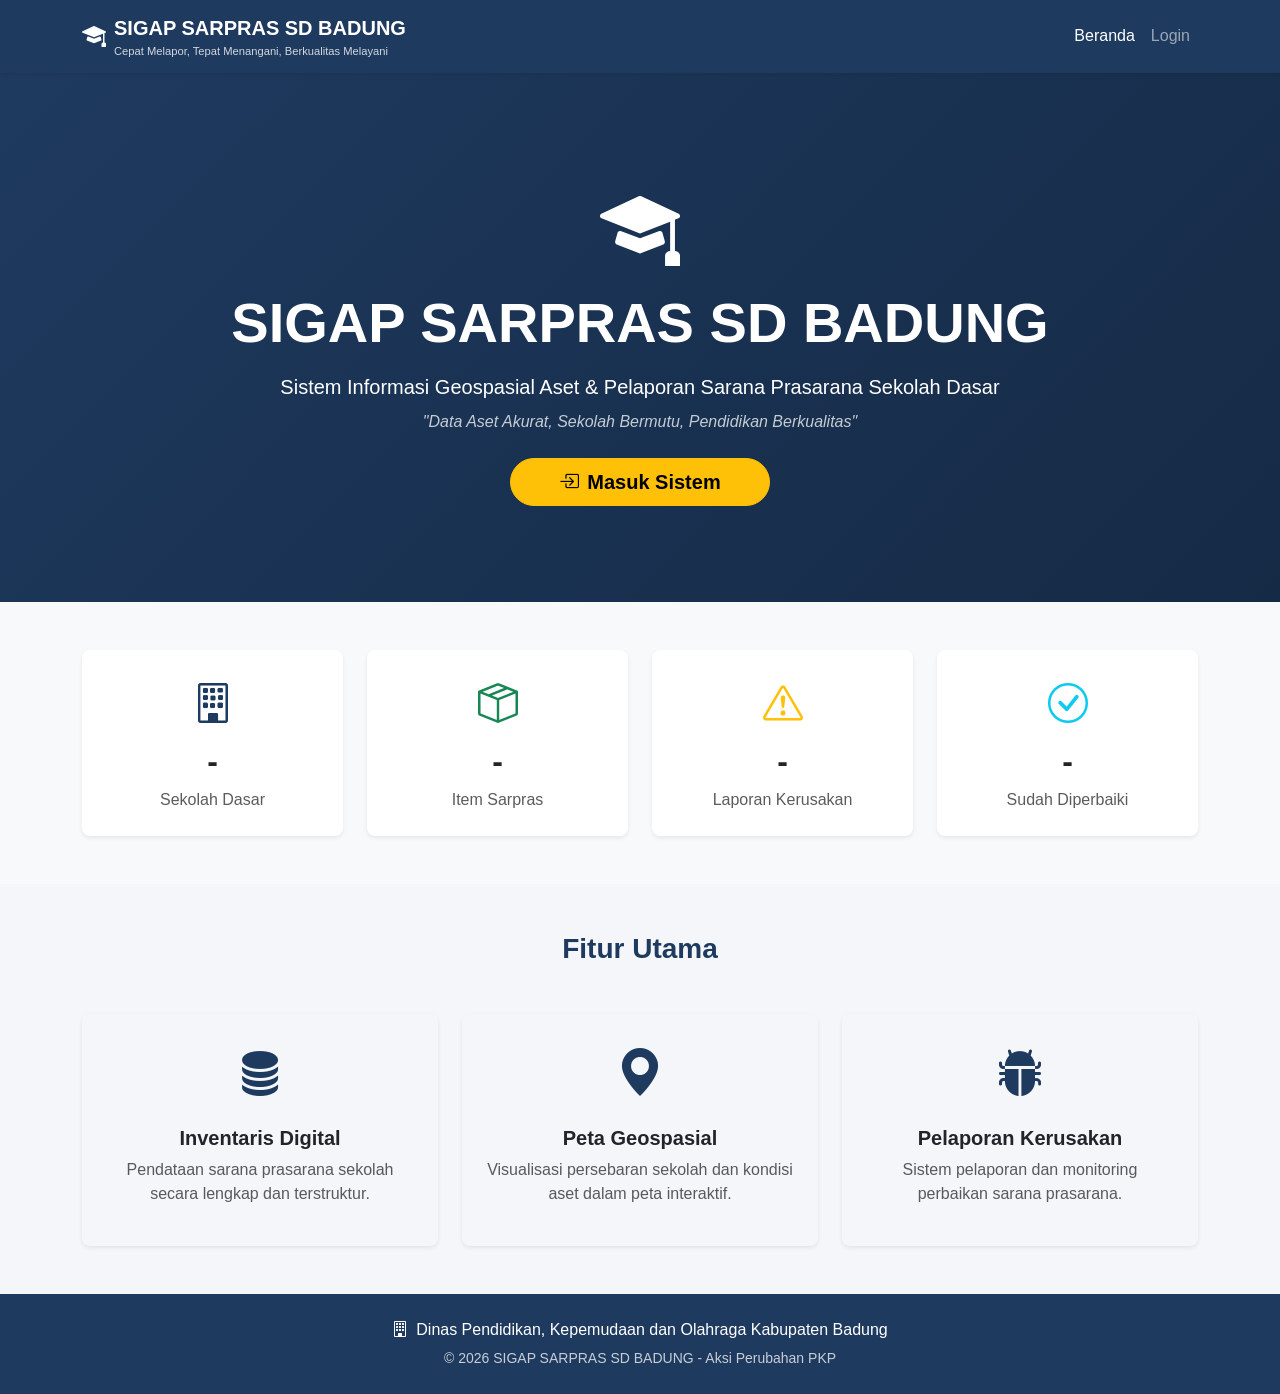
<file: index.html>
<!DOCTYPE html>
<html lang="id">
<head>
    <meta charset="UTF-8">
    <meta name="viewport" content="width=device-width, initial-scale=1.0">
    <title>SIGAP-SD BADUNG - Beranda</title>
    <link href="https://cdn.jsdelivr.net/npm/bootstrap@5.3.0/dist/css/bootstrap.min.css" rel="stylesheet">
    <link href="https://cdn.jsdelivr.net/npm/bootstrap-icons@1.10.0/font/bootstrap-icons.css" rel="stylesheet">
    <link href="assets/css/style.css" rel="stylesheet">
</head>
<body>
    <nav class="navbar navbar-expand-lg navbar-dark bg-navy shadow-sm">
        <div class="container">
            <a class="navbar-brand d-flex align-items-center" href="index.html">
                <i class="bi bi-mortarboard-fill me-2 fs-4"></i>
                <div>
                    <strong>SIGAP SARPRAS SD BADUNG</strong>
                    <small class="d-block" style="font-size:0.7rem; opacity:0.8;">Cepat Melapor, Tepat Menangani, Berkualitas Melayani</small>
                </div>
            </a>
            <div class="collapse navbar-collapse">
                <ul class="navbar-nav ms-auto">
                    <li class="nav-item"><a class="nav-link active" href="index.html">Beranda</a></li>
                    <li class="nav-item"><a class="nav-link" href="login.html">Login</a></li>
                </ul>
            </div>
        </div>
    </nav>

    <section class="hero-section text-white text-center py-5">
        <div class="container py-5">
            <i class="bi bi-mortarboard-fill mb-4" style="font-size:5rem;"></i>
            <h1 class="display-4 fw-bold mb-3">SIGAP SARPRAS SD BADUNG</h1>
            <p class="lead mb-2">Sistem Informasi Geospasial Aset & Pelaporan Sarana Prasarana Sekolah Dasar</p>
            <p class="mb-4 opacity-75"><em>"Data Aset Akurat, Sekolah Bermutu, Pendidikan Berkualitas"</em></p>
            <a href="login.html" class="btn btn-warning btn-lg px-5 rounded-pill fw-bold">
                <i class="bi bi-box-arrow-in-right me-2"></i>Masuk Sistem
            </a>
        </div>
    </section>

    <section class="py-5 bg-light">
        <div class="container">
            <div class="row g-4">
                <div class="col-md-3 col-6">
                    <div class="stat-card text-center p-4 rounded-3 shadow-sm bg-white">
                        <i class="bi bi-building text-navy" style="font-size:2.5rem;"></i>
                        <h2 class="fw-bold mt-2" id="statSekolah">-</h2>
                        <p class="text-muted mb-0">Sekolah Dasar</p>
                    </div>
                </div>
                <div class="col-md-3 col-6">
                    <div class="stat-card text-center p-4 rounded-3 shadow-sm bg-white">
                        <i class="bi bi-box-seam text-success" style="font-size:2.5rem;"></i>
                        <h2 class="fw-bold mt-2" id="statSarpras">-</h2>
                        <p class="text-muted mb-0">Item Sarpras</p>
                    </div>
                </div>
                <div class="col-md-3 col-6">
                    <div class="stat-card text-center p-4 rounded-3 shadow-sm bg-white">
                        <i class="bi bi-exclamation-triangle text-warning" style="font-size:2.5rem;"></i>
                        <h2 class="fw-bold mt-2" id="statKerusakan">-</h2>
                        <p class="text-muted mb-0">Laporan Kerusakan</p>
                    </div>
                </div>
                <div class="col-md-3 col-6">
                    <div class="stat-card text-center p-4 rounded-3 shadow-sm bg-white">
                        <i class="bi bi-check-circle text-info" style="font-size:2.5rem;"></i>
                        <h2 class="fw-bold mt-2" id="statPerbaikan">-</h2>
                        <p class="text-muted mb-0">Sudah Diperbaiki</p>
                    </div>
                </div>
            </div>
        </div>
    </section>

    <section class="py-5">
        <div class="container">
            <h3 class="text-center fw-bold mb-5 text-navy">Fitur Utama</h3>
            <div class="row g-4">
                <div class="col-md-4">
                    <div class="feature-card p-4 rounded-3 text-center h-100 shadow-sm">
                        <i class="bi bi-database-fill text-navy" style="font-size:3rem;"></i>
                        <h5 class="fw-bold mt-3">Inventaris Digital</h5>
                        <p class="text-muted">Pendataan sarana prasarana sekolah secara lengkap dan terstruktur.</p>
                    </div>
                </div>
                <div class="col-md-4">
                    <div class="feature-card p-4 rounded-3 text-center h-100 shadow-sm">
                        <i class="bi bi-geo-alt-fill text-navy" style="font-size:3rem;"></i>
                        <h5 class="fw-bold mt-3">Peta Geospasial</h5>
                        <p class="text-muted">Visualisasi persebaran sekolah dan kondisi aset dalam peta interaktif.</p>
                    </div>
                </div>
                <div class="col-md-4">
                    <div class="feature-card p-4 rounded-3 text-center h-100 shadow-sm">
                        <i class="bi bi-bug-fill text-navy" style="font-size:3rem;"></i>
                        <h5 class="fw-bold mt-3">Pelaporan Kerusakan</h5>
                        <p class="text-muted">Sistem pelaporan dan monitoring perbaikan sarana prasarana.</p>
                    </div>
                </div>
            </div>
        </div>
    </section>

    <footer class="bg-navy text-white py-4">
        <div class="container text-center">
            <p class="mb-1"><i class="bi bi-building me-2"></i>Dinas Pendidikan, Kepemudaan dan Olahraga Kabupaten Badung</p>
            <small class="opacity-75">© 2026 SIGAP SARPRAS SD BADUNG - Aksi Perubahan PKP</small>
        </div>
    </footer>

    <script src="https://cdn.jsdelivr.net/npm/bootstrap@5.3.0/dist/js/bootstrap.bundle.min.js"></script>
    <script src="assets/js/helper.js"></script>
    <script>
        // Load statistik real dari API
        async function loadStats() {
            try {
                const stats = await getStats();
                if (stats && stats.success) {
                    document.getElementById('statSekolah').textContent = stats.data.totalSekolah || 0;
                    document.getElementById('statSarpras').textContent = stats.data.totalSarpras || 0;
                    document.getElementById('statKerusakan').textContent = stats.data.totalLaporan || 0;
                    
                    // Hitung yang sudah diperbaiki dari laporan
                    const laporan = await getLaporanKerusakan();
                    if (laporan && laporan.success) {
                        const selesai = laporan.data.filter(l => l.status === 'Selesai').length;
                        document.getElementById('statPerbaikan').textContent = selesai;
                    }
                }
            } catch (error) {
                console.error('Error loading stats:', error);
                // Fallback ke angka default jika API gagal
                document.getElementById('statSekolah').textContent = '20';
                document.getElementById('statSarpras').textContent = '30';
                document.getElementById('statKerusakan').textContent = '10';
                document.getElementById('statPerbaikan').textContent = '5';
            }
        }

        // Panggil saat halaman dimuat
        loadStats();
    </script>
</body>
</html>
</file>
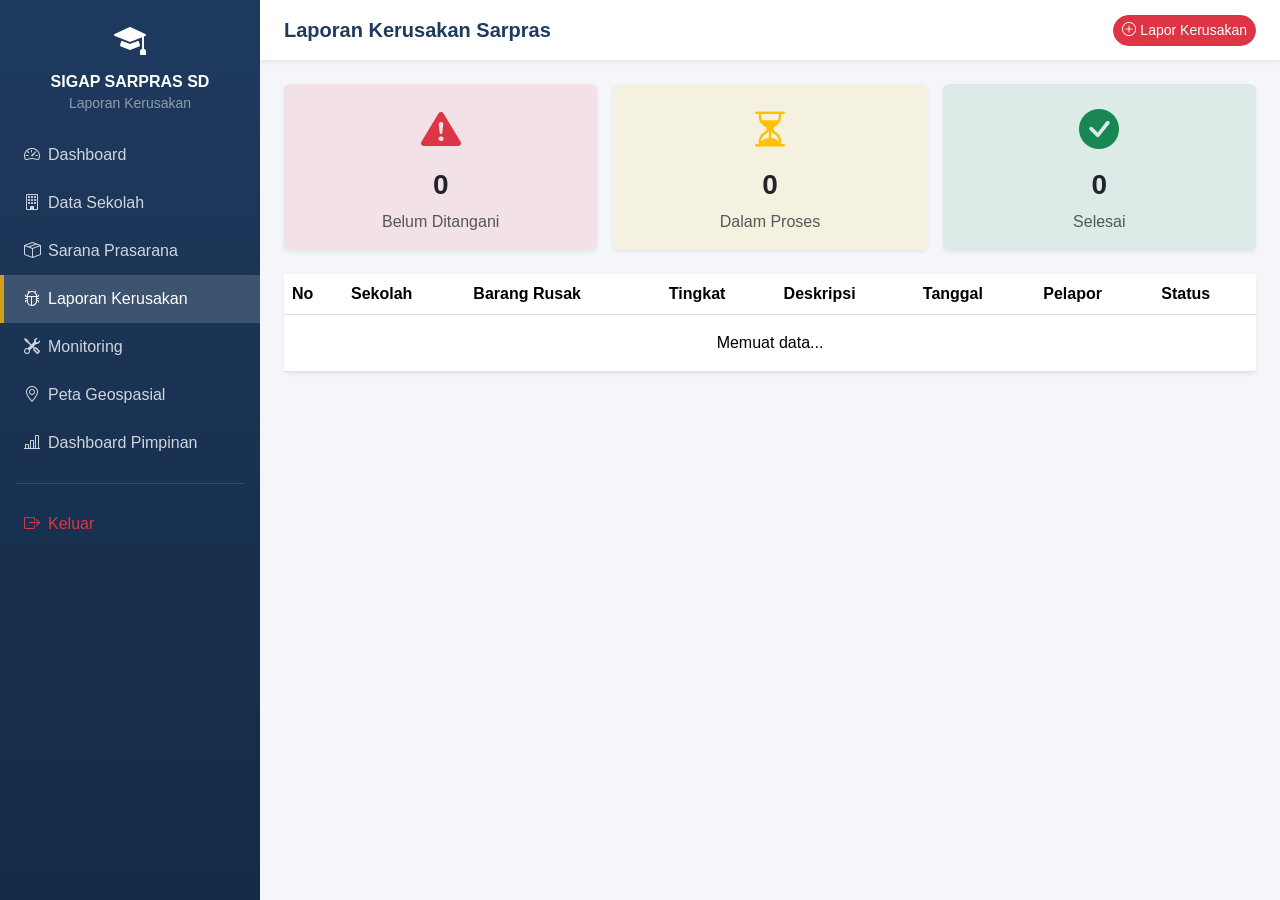
<file: laporan.html>
<!DOCTYPE html>
<html lang="id">
<head>
    <meta charset="UTF-8">
    <meta name="viewport" content="width=device-width, initial-scale=1.0">
    <title>Laporan Kerusakan - SIGAP-SD BADUNG</title>
    <link href="https://cdn.jsdelivr.net/npm/bootstrap@5.3.0/dist/css/bootstrap.min.css" rel="stylesheet">
    <link href="https://cdn.jsdelivr.net/npm/bootstrap-icons@1.10.0/font/bootstrap-icons.css" rel="stylesheet">
    <link href="assets/css/style.css" rel="stylesheet">
</head>
<body>
    <div class="sidebar" id="sidebar">
        <div class="sidebar-header p-3 text-center">
            <i class="bi bi-mortarboard-fill fs-2 text-white"></i>
            <h6 class="text-white fw-bold mt-2 mb-0">SIGAP SARPRAS SD</h6>
            <small class="text-white-50">Laporan Kerusakan</small>
        </div>
        <nav class="sidebar-nav">
            <a href="dashboard.html" class="nav-link-sidebar"><i class="bi bi-speedometer2 me-2"></i>Dashboard</a>
            <a href="sekolah.html" class="nav-link-sidebar"><i class="bi bi-building me-2"></i>Data Sekolah</a>
            <a href="sarpras.html" class="nav-link-sidebar"><i class="bi bi-box-seam me-2"></i>Sarana Prasarana</a>
            <a href="laporan.html" class="nav-link-sidebar active"><i class="bi bi-bug me-2"></i>Laporan Kerusakan</a>
            <a href="monitoring.html" class="nav-link-sidebar"><i class="bi bi-tools me-2"></i>Monitoring</a>
            <a href="peta.html" class="nav-link-sidebar"><i class="bi bi-geo-alt me-2"></i>Peta Geospasial</a>
            <a href="pimpinan.html" class="nav-link-sidebar"><i class="bi bi-bar-chart-line me-2"></i>Dashboard Pimpinan</a>
            <hr class="text-white-50 mx-3">
            <a href="login.html" class="nav-link-sidebar text-danger" onclick="sessionStorage.clear()"><i class="bi bi-box-arrow-right me-2"></i>Keluar</a>
        </nav>
    </div>

    <div class="main-content">
        <nav class="navbar top-navbar shadow-sm px-4">
            <button class="btn btn-sm btn-outline-secondary d-lg-none" onclick="toggleSidebar()"><i class="bi bi-list"></i></button>
            <h5 class="mb-0 fw-bold text-navy">Laporan Kerusakan Sarpras</h5>
            <button class="btn btn-danger btn-sm rounded-pill" data-bs-toggle="modal" data-bs-target="#modalLapor">
                <i class="bi bi-plus-circle me-1"></i>Lapor Kerusakan
            </button>
        </nav>

        <div class="content-area p-4">
            <div class="row g-3 mb-4">
                <div class="col-md-4">
                    <div class="card border-0 shadow-sm bg-danger bg-opacity-10">
                        <div class="card-body text-center">
                            <i class="bi bi-exclamation-triangle-fill text-danger fs-1"></i>
                            <h3 class="fw-bold mt-2" id="statBelum">0</h3>
                            <p class="text-muted mb-0">Belum Ditangani</p>
                        </div>
                    </div>
                </div>
                <div class="col-md-4">
                    <div class="card border-0 shadow-sm bg-warning bg-opacity-10">
                        <div class="card-body text-center">
                            <i class="bi bi-hourglass-split text-warning fs-1"></i>
                            <h3 class="fw-bold mt-2" id="statProses">0</h3>
                            <p class="text-muted mb-0">Dalam Proses</p>
                        </div>
                    </div>
                </div>
                <div class="col-md-4">
                    <div class="card border-0 shadow-sm bg-success bg-opacity-10">
                        <div class="card-body text-center">
                            <i class="bi bi-check-circle-fill text-success fs-1"></i>
                            <h3 class="fw-bold mt-2" id="statSelesai">0</h3>
                            <p class="text-muted mb-0">Selesai</p>
                        </div>
                    </div>
                </div>
            </div>

            <div class="card shadow-sm border-0">
                <div class="card-body p-0">
                    <div class="table-responsive">
                        <table class="table table-hover mb-0">
                            <thead class="bg-navy text-white">
                                <tr>
                                    <th>No</th><th>Sekolah</th><th>Barang Rusak</th>
                                    <th>Tingkat</th><th>Deskripsi</th><th>Tanggal</th>
                                    <th>Pelapor</th><th>Status</th>
                                </tr>
                            </thead>
                            <tbody id="tbodyLaporan">
                                <tr><td colspan="8" class="text-center py-3">Memuat data...</td></tr>
                            </tbody>
                        </table>
                    </div>
                </div>
            </div>
        </div>
    </div>

    <!-- Modal Lapor Kerusakan -->
    <div class="modal fade" id="modalLapor" tabindex="-1">
        <div class="modal-dialog modal-lg">
            <div class="modal-content">
                <div class="modal-header bg-danger text-white">
                    <h5 class="modal-title"><i class="bi bi-bug me-2"></i>Lapor Kerusakan</h5>
                    <button type="button" class="btn-close btn-close-white" data-bs-dismiss="modal"></button>
                </div>
                <div class="modal-body">
                    <div class="alert alert-info">
                        <i class="bi bi-info-circle me-2"></i>
                        <strong>Perhatian:</strong> Laporan ini akan otomatis dikirim ke email admin untuk segera ditindaklanjuti.
                    </div>
                    <form id="formLapor">
                        <div class="row g-3">
                            <div class="col-md-6">
                                <label class="form-label fw-semibold">Sekolah *</label>
                                <select class="form-select" name="sekolah_id" required>
                                    <option value="">Pilih Sekolah</option>
                                </select>
                            </div>
                            <div class="col-md-6">
                                <label class="form-label fw-semibold">Nama Barang *</label>
                                <input type="text" class="form-control" name="nama_barang" required>
                            </div>
                            <div class="col-md-6">
                                <label class="form-label fw-semibold">Kategori</label>
                                <select class="form-select" name="kategori">
                                    <option>Ruang Kelas</option>
                                    <option>Meja & Kursi</option>
                                    <option>Perpustakaan</option>
                                    <option>Lab Komputer</option>
                                    <option>Toilet</option>
                                    <option>Lapangan</option>
                                    <option>Lainnya</option>
                                </select>
                            </div>
                            <div class="col-md-6">
                                <label class="form-label fw-semibold">Tingkat Kerusakan *</label>
                                <select class="form-select" name="tingkat" required>
                                    <option>Rusak Ringan</option>
                                    <option>Rusak Berat</option>
                                </select>
                            </div>
                            <div class="col-12">
                                <label class="form-label fw-semibold">Deskripsi Kerusakan *</label>
                                <textarea class="form-control" name="deskripsi" rows="3" required placeholder="Jelaskan detail kerusakan..."></textarea>
                            </div>
                            <div class="col-md-6">
                                <label class="form-label fw-semibold">Tanggal Kejadian</label>
                                <input type="date" class="form-control" name="tanggal">
                            </div>
                            <div class="col-md-6">
                                <label class="form-label fw-semibold">Pelapor</label>
                                <input type="text" class="form-control" name="pelapor" placeholder="Nama pelapor">
                            </div>
                        </div>
                    </form>
                </div>
                <div class="modal-footer">
                    <button type="button" class="btn btn-secondary" data-bs-dismiss="modal">Batal</button>
                    <button type="button" class="btn btn-danger" onclick="submitLapor()">
                        <i class="bi bi-send me-1"></i>KIRIM LAPORAN
                    </button>
                </div>
            </div>
        </div>
    </div>

    <script src="https://cdn.jsdelivr.net/npm/bootstrap@5.3.0/dist/js/bootstrap.bundle.min.js"></script>
    <script src="assets/js/app.js"></script>
    <script src="assets/js/helper.js"></script>
    <script>
        document.addEventListener('DOMContentLoaded', async () => {
            await loadDropdownSekolah();
            loadLaporan();
        });

        async function loadDropdownSekolah() {
            const result = await getSekolah();
            if (result && result.success) {
                const options = result.data.map(s => 
                    `<option value="${s.id}" data-nama="${s.nama_sekolah}">${s.nama_sekolah}</option>`
                ).join('');
                document.querySelectorAll('select[name="sekolah_id"]').forEach(el => {
                    el.innerHTML = '<option value="">Pilih Sekolah</option>' + options;
                });
            }
        }

        async function loadLaporan() {
            showLoading('Memuat data...');
            const result = await getLaporanKerusakan();
            hideLoading();
            if (result && result.success) {
                renderLaporan(result.data);
                updateStats(result.data);
            }
        }

        function renderLaporan(data) {
            const tbody = document.getElementById('tbodyLaporan');
            if (!data || data.length === 0) {
                tbody.innerHTML = '<tr><td colspan="8" class="text-center text-muted py-3">Belum ada laporan</td></tr>';
                return;
            }
            tbody.innerHTML = data.map((r, i) => {
                let badge = 'bg-warning text-dark';
                if (r.status === 'Selesai') badge = 'bg-success';
                else if (r.status === 'Proses') badge = 'bg-info';
                return `<tr>
                    <td>${i+1}</td>
                    <td>${r.nama_sekolah||'-'}</td>
                    <td>${r.nama_barang||'-'}</td>
                    <td><span class="badge ${r.tingkat === 'Rusak Berat' ? 'bg-danger' : 'bg-warning text-dark'}">${r.tingkat||'-'}</span></td>
                    <td><small>${r.deskripsi||'-'}</small></td>
                    <td>${r.tanggal||'-'}</td>
                    <td>${r.pelapor||'-'}</td>
                    <td><span class="badge ${badge}">${r.status||'Menunggu'}</span></td>
                </tr>`;
            }).join('');
        }

        function updateStats(data) {
            let belum = 0, proses = 0, selesai = 0;
            data.forEach(r => {
                if (r.status === 'Selesai') selesai++;
                else if (r.status === 'Proses') proses++;
                else belum++;
            });
            document.getElementById('statBelum').textContent = belum;
            document.getElementById('statProses').textContent = proses;
            document.getElementById('statSelesai').textContent = selesai;
        }

        async function submitLapor() {
            const form = document.getElementById('formLapor');
            const data = Object.fromEntries(new FormData(form).entries());
            
            if (!data.sekolah_id || !data.nama_barang || !data.deskripsi || !data.tingkat) {
                showNotif('Lengkapi data wajib (Sekolah, Barang, Tingkat, Deskripsi)', 'danger');
                return;
            }

            const selectSekolah = form.querySelector('select[name="sekolah_id"]');
            data.nama_sekolah = selectSekolah.options[selectSekolah.selectedIndex].dataset.nama || '';
            data.pelapor = data.pelapor || sessionStorage.getItem('userName') || 'Anonim';
            data.tanggal = data.tanggal || new Date().toISOString().split('T')[0];

            showLoading('Mengirim laporan...');
            const result = await saveLaporanKerusakan(data);
            hideLoading();
            
            if (result && result.success) {
                showNotif('✅ Laporan berhasil dikirim! Email notifikasi telah dikirim ke admin.', 'success');
                bootstrap.Modal.getInstance(document.getElementById('modalLapor')).hide();
                form.reset();
                loadLaporan();
            } else {
                showNotif(' Gagal: ' + (result?.message || 'Unknown error'), 'danger');
            }
        }
    </script>
</body>
</html>
</file>
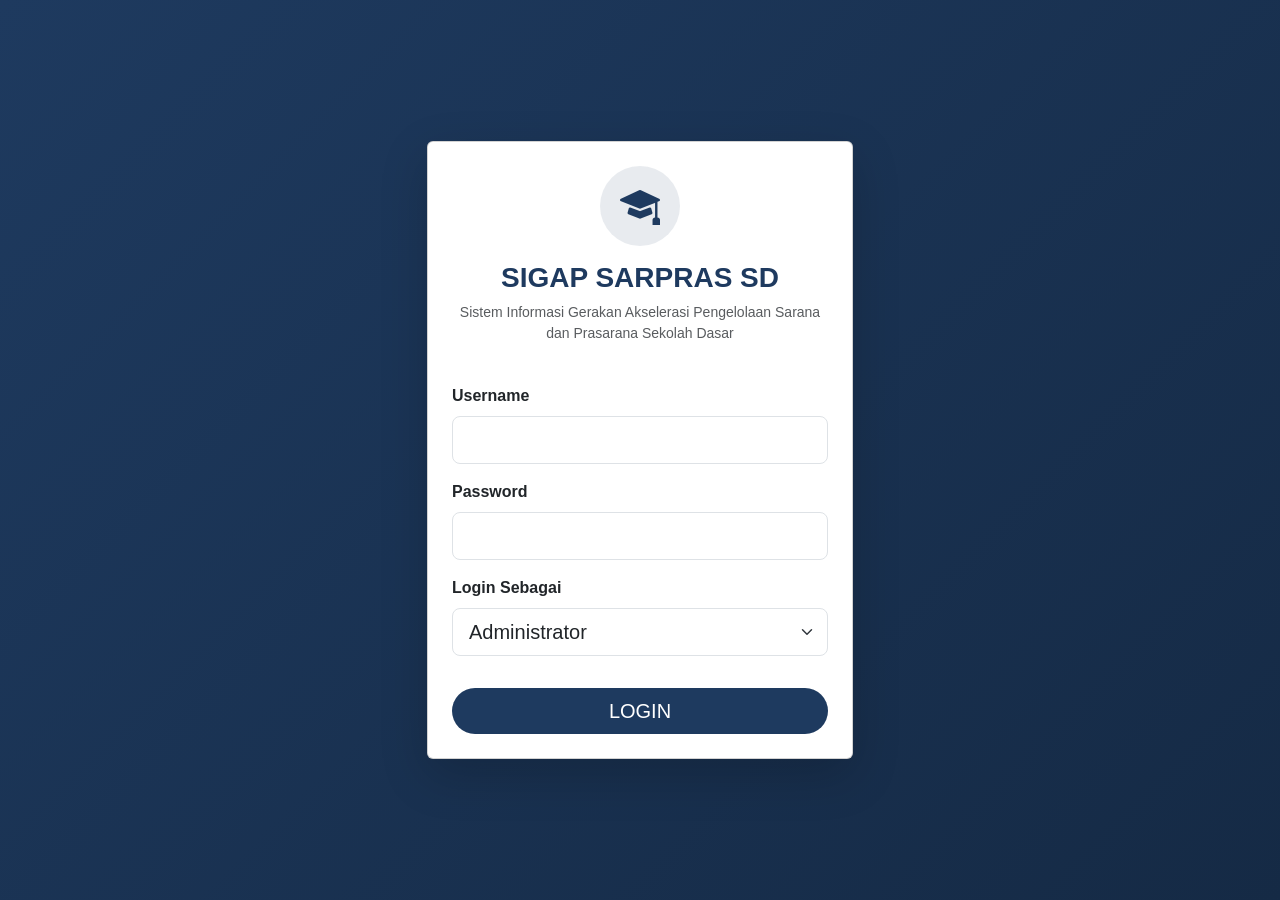
<file: login.html>
<!DOCTYPE html>
<html lang="id">
<head>
    <meta charset="UTF-8">
    <meta name="viewport" content="width=device-width, initial-scale=1.0">
    <title>Login - SIGAP-SD BADUNG</title>
    <link href="https://cdn.jsdelivr.net/npm/bootstrap@5.3.0/dist/css/bootstrap.min.css" rel="stylesheet">
    <link href="https://cdn.jsdelivr.net/npm/bootstrap-icons@1.10.0/font/bootstrap-icons.css" rel="stylesheet">
    <link href="assets/css/style.css" rel="stylesheet">
</head>
<body class="bg-login" style="background: linear-gradient(135deg, var(--navy) 0%, var(--navy-dark) 100%); min-height: 100vh; display: flex; align-items: center; justify-content: center;">
    <div class="container" style="max-width: 450px;">
        <div class="card shadow-lg p-4">
            <div class="text-center mb-4">
                <div style="width: 80px; height: 80px; background: var(--navy-light); border-radius: 50%; display: inline-flex; align-items: center; justify-content: center; margin-bottom: 15px;">
                    <i class="bi bi-mortarboard-fill" style="font-size: 2.5rem; color: var(--navy);"></i>
                </div>
                <h3 class="fw-bold text-navy">SIGAP SARPRAS SD</h3>
                <p class="text-muted small">Sistem Informasi Gerakan Akselerasi Pengelolaan Sarana dan Prasarana Sekolah Dasar</p>
            </div>
            <form id="loginForm">
                <div class="mb-3">
                    <label class="form-label fw-semibold">Username</label>
                    <input type="text" class="form-control form-control-lg" id="username" required>
                </div>
                <div class="mb-3">
                    <label class="form-label fw-semibold">Password</label>
                    <input type="password" class="form-control form-control-lg" id="password" required>
                </div>
                <div class="mb-3">
                    <label class="form-label fw-semibold">Login Sebagai</label>
                    <select class="form-select form-select-lg" id="role">
                        <option value="admin">Administrator</option>
                        <option value="kepsek">Kepala Sekolah</option>
                        <option value="pimpinan">Pimpinan</option>
                    </select>
                </div>
                <button type="submit" class="btn btn-navy btn-lg w-100 rounded-pill mt-3">LOGIN</button>
            </form>
        </div>
    </div>

    <script src="assets/js/helper.js"></script>
    <script>
        document.getElementById('loginForm').addEventListener('submit', async function(e) {
            e.preventDefault();
            const username = document.getElementById('username').value;
            const password = document.getElementById('password').value;
            const role = document.getElementById('role').value;
            
            showLoading('Memverifikasi...');
            const result = await login(username, password, role);
            hideLoading();
            
            if (result && result.success) {
                sessionStorage.setItem('userRole', result.data.role);
                sessionStorage.setItem('userName', result.data.nama_lengkap);
                showNotif('Login berhasil!', 'success');
                setTimeout(() => window.location.href = 'dashboard.html', 1000);
            } else {
                showNotif(result?.message || 'Login gagal', 'danger');
            }
        });
    </script>
</body>
</html>
</file>
<file: assets/css/style.css>
:root {
    --navy: #1e3a5f;
    --navy-dark: #152a45;
    --navy-light: rgba(30, 58, 95, 0.1);
    --gold: #d4a017;
}

.bg-navy { background-color: var(--navy) !important; }
.text-navy { color: var(--navy) !important; }
.btn-navy { background-color: var(--navy); color: white; border: none; }
.btn-navy:hover { background-color: var(--navy-dark); color: white; }

body { font-family: 'Segoe UI', sans-serif; background: #f4f6f9; }

.hero-section { background: linear-gradient(135deg, var(--navy) 0%, var(--navy-dark) 100%); }

.sidebar {
    position: fixed; top: 0; left: 0; width: 260px; height: 100vh;
    background: linear-gradient(180deg, var(--navy) 0%, var(--navy-dark) 100%);
    z-index: 1000; overflow-y: auto;
}

.nav-link-sidebar {
    display: flex; align-items: center; padding: 12px 20px;
    color: rgba(255,255,255,0.8); text-decoration: none;
    border-left: 4px solid transparent;
}
.nav-link-sidebar:hover { background: rgba(255,255,255,0.1); color: white; }
.nav-link-sidebar.active { background: rgba(255,255,255,0.15); color: white; border-left-color: var(--gold); }

.main-content { margin-left: 260px; min-height: 100vh; }
.top-navbar { background: white; min-height: 60px; position: sticky; top: 0; z-index: 100; }
.content-area { padding: 20px; }

.stat-card-dash { border-left: 4px solid var(--navy); transition: all 0.3s; }
.stat-card-dash:hover { transform: translateY(-3px); box-shadow: 0 8px 20px rgba(0,0,0,0.1); }

@media (max-width: 991px) {
    .sidebar { transform: translateX(-100%); }
    .sidebar.show { transform: translateX(0); }
    .main-content { margin-left: 0; }
}
</file>
